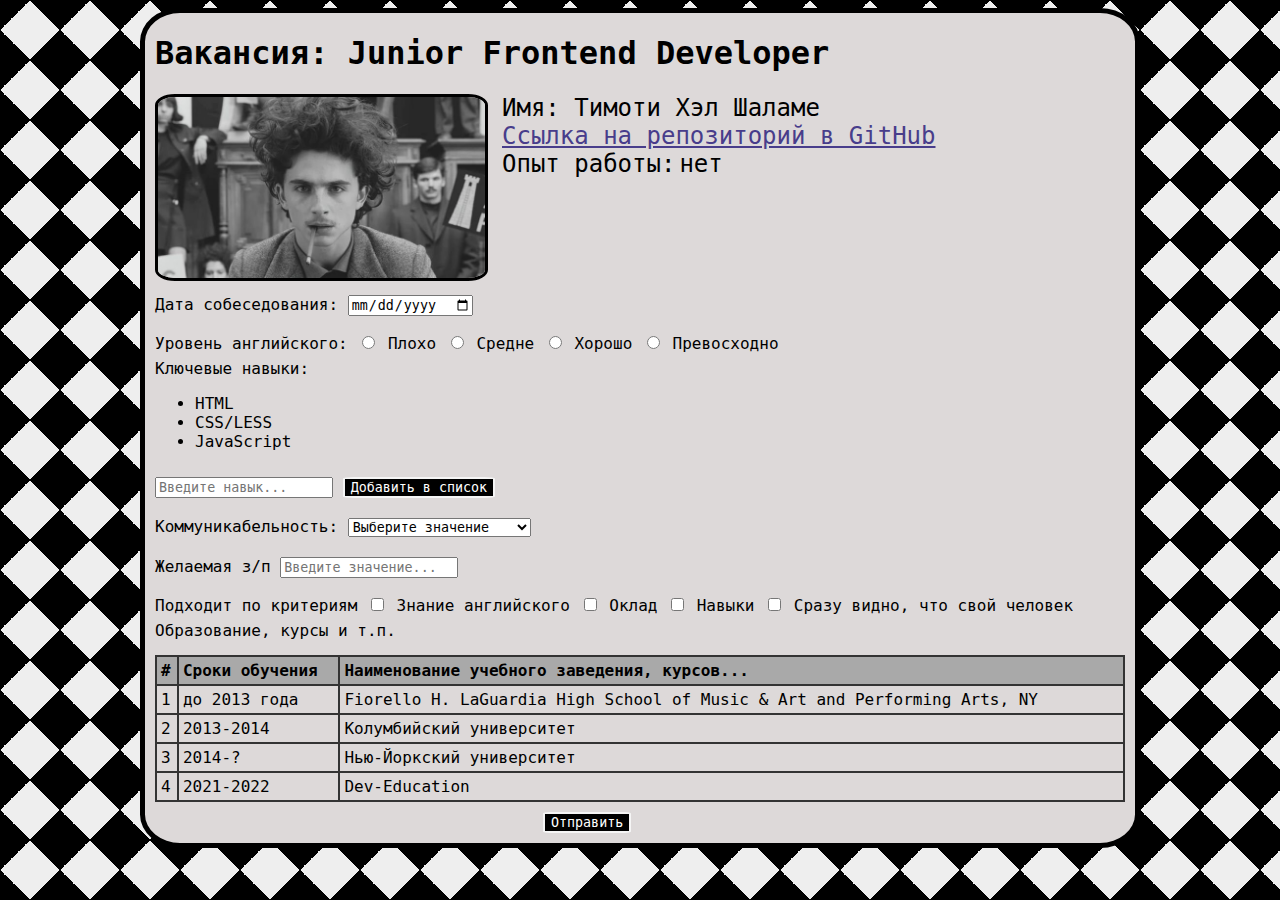
<file: index.html>
<!DOCTYPE html>
<html lang="ru">
<head>
    <meta charset="UTF-8">
    <meta http-equiv="X-UA-Compatible" content="IE=edge">
    <meta name="viewport" content="width=device-width, initial-scale=1.0">
    <title>Резюме</title>
    <link rel="stylesheet" href="./css/main.css">
</head>
<body>
<form>
<div class="conteiner">
    <h1>Вакансия: Junior Frontend Developer</h1>   
    <img src="./images/photo2.jpeg"
        alt="Здесь могло бы быть Ваше фото" width="333" height="187"  >       
    <div class="first-info" >
      <h2>Имя:<h2> <p>Тимоти Хэл Шаламе</p>
        <br>
      <p><a href="https://github.com/Breslavchik.html">Ссылка на репозиторий в GitHub</a></p>
      <br>
      <h2>Опыт работы:</h2>
      <p id="no">нет</p>
    </div>
<div class="all-info">
   <div><h3>Дата собеседования: <input type="date"></h3>
   </div>
   <div><h3>Уровень английского:</h3>
   <label>
    <input type="radio" name="english_level" value="Low">
    <span>Плохо</span>
   </label>
  <label>
    <input type="radio" name="english_level" value="Middle">
    <span>Средне</span>
</label>
<label>
    <input type="radio" name="english_level" value="Good">
    <span>Хорошо</span>
</label>
<label>
    <input type="radio" name="english_level" value="Perfect">
    <span>Превосходно</span>
</label>
</div>
<div>
    <h3>Ключевые навыки:</h3>
    <ul>
        <li>HTML</li>
        <li>CSS/LESS</li>
        <li>JavaScript</li>
      </ul>
      <div>
      <input type="text" name="skill" placeholder="Введите навык...">
      <button>Добавить в список</button>
    </div>
</div>
<div>
    <h3>Коммуникабельность: </h3>
        <select size="1"  name="soft_skill">
            <option autofocus>Выберите значение</option>
            <option value="Cozy">Милашка</option>
            <option value="Introvert">Отшельник</option>
            <option value="Extravert">Молчит только во сне</option>
            <option value="Straightforward">Правдоруб</option>
            <option value="Uncomfortable">Неудобный человек</option>
            <option value="Ideal">Да он идеален!</option>
        </select>
    
</div>
<div>
    <p>Желаемая з/п <input type="number" name="Pay" placeholder="Введите значение..."></p>
</div>
<div>
    <p>Подходит по критериям</p>
    <label>
        <input type="checkbox">
        <span>Знание английского</span>
    </label>
    <label>
        <input type="checkbox">
        <span>Оклад</span>
    </label>
    <label>
        <input type="checkbox">
        <span>Навыки</span>
    </label>
    <label>
        <input type="checkbox">
        <span>Сразу видно, что свой человек</span>
    </label>
</div>
<div>
    <h3>Образование, курсы и т.п.</h3>  
   
    <table>
        <thead >
            <tr>
              <th>#</th>
              <th>Сроки обучения</th>
              <th>Наименование учебного заведения, курсов...</th>
            </tr>
          </thead>
          <tbody>
            <tr>
              <td>1</td>
              <td>до 2013 года</td>
              <td>Fiorello H. LaGuardia High School of Music & Art and Performing Arts, NY</td>
            </tr>
            <tr>
                <td>2</td>
                <td>2013-2014</td>
                <td>Колумбийский университет</td>
            </tr>
            <tr>
                <td>3</td>
                <td>2014-?</td>
                <td>Нью-Йоркский университет</td>
            </tr>
            <tr>
                <td>4</td>
                <td>2021-2022</td>
                <td>Dev-Education</td>
            </tr>
          </tbody>
    </table>
</div>
</div>
<button type="submit">Отправить</button>
</div>
</form>
</body>
</html>
</file>
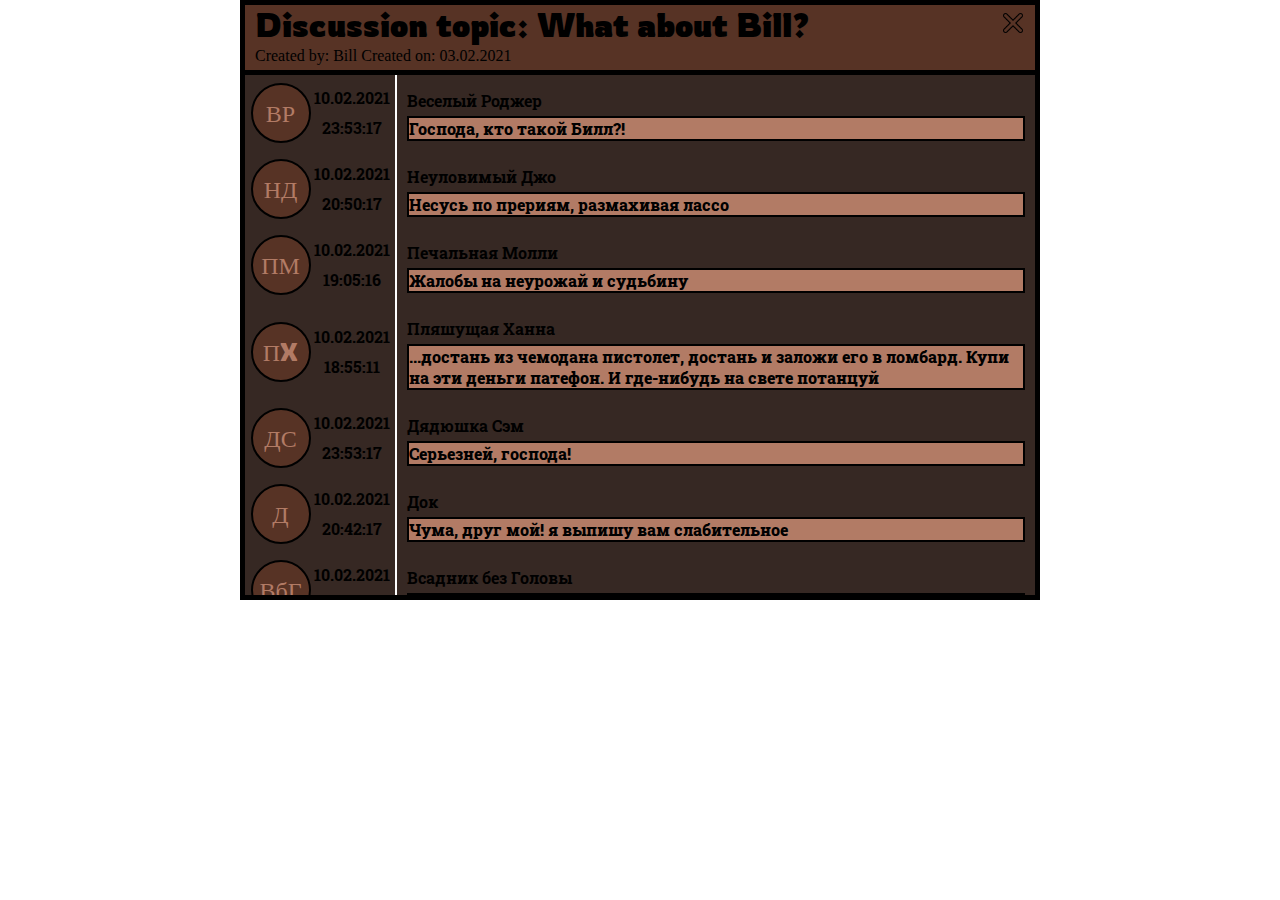
<file: index2.html>
<!DOCTYPE html>
<html lang="en">
<head>
    <meta charset="UTF-8">
    <meta http-equiv="X-UA-Compatible" content="IE=edge">
    <meta name="viewport" content="width=device-width, initial-scale=1.0">
    <title>Chat</title>
    <link rel="preconnect" href="https://fonts.googleapis.com">
<link rel="preconnect" href="https://fonts.gstatic.com" crossorigin>
<link href="https://fonts.googleapis.com/css2?family=Rowdies:wght@300&display=swap" rel="stylesheet">
<link rel="preconnect" href="https://fonts.googleapis.com">
<link rel="preconnect" href="https://fonts.gstatic.com" crossorigin>
<link href="https://fonts.googleapis.com/css2?family=Roboto+Slab:wght@300&display=swap" rel="stylesheet">
    <link rel="stylesheet" href="./css/main2.css">
</head>
<body>
 <div class="header">
   <h1>Discussion topic: What about Bill?</h1>
   <p>Created by: Bill Created on: 03.02.2021</p>
   <img src="./images/cross.png"> 
 </div>
 <div class="common">
   <div class="main-section">
       <div class="message-container">
           <div class="attributes">
               <div class="circle">
                   ВР
                </div>
                <div class="date-time">
                    <div class="time">
                        10.02.2021
                    </div>
                    <div class="date">
                        23:53:17
                    </div>
                </div>
                </div>
                <div class="message-name">
                    <div class="name">
                        Веселый Роджер
                    </div>
                    <div class="message">
                        Господа, кто такой Билл?!
                    </div>
                </div>
       </div>
        <div class="message-container">
            <div class="attributes">
                <div class="circle">
                 НД
                 </div>
                <div class="date-time">
                    <div class="time">
                        10.02.2021
                    </div>
                    <div class="date">
                        20:50:17
                    </div>
                </div>
                </div>
                <div class="message-name">
                    <div class="name">
                    Неуловимый Джо
                    </div>
                <div class="message">
                    Несусь по прериям, размахивая лассо
                </div>
            </div>
        </div>
        <div class="message-container">
                <div class="attributes">
                <div class="circle">
                     ПМ
                </div>
            <div class="date-time">
            <div class="time">
                 10.02.2021
            </div>
            <div class="date">
                 19:05:16
                </div>
            </div>
             </div>
            <div class="message-name">
         <div class="name">
                 Печальная Молли
            </div>
        <div class="message">
             Жалобы на неурожай и судьбину
        </div>
        </div>
        </div>
        <div class="message-container">
             <div class="attributes">
                <div class="circle">
                     ПX
                </div>
                <div class="date-time">
                <div class="time">
                    10.02.2021
                    </div>
                <div class="date">
                    18:55:11
                    </div>
                </div>
                </div>
                <div class="message-name">
                <div class="name">
                Пляшущая Ханна
             </div>
                <div class="message">
                ...достань из чемодана пистолет, достань и заложи его в ломбард. Купи на эти деньги патефон. И где-нибудь на свете потанцуй
                </div>
                </div>
        </div>
        <div class="message-container">
            <div class="attributes">
            <div class="circle">
                    ДС
            </div>
         <div class="date-time">
        <div class="time">
            10.02.2021
        </div>
        <div class="date">
            23:53:17
            </div>
            </div>
            </div>
             <div class="message-name">
                <div class="name">
                     Дядюшка Сэм
                </div>
                 <div class="message">
                     Серьезней, господа!
                 </div>
            </div>
        </div>
        <div class="message-container">
            <div class="attributes">
                <div class="circle">
                 Д
                 </div>
                <div class="date-time">
                    <div class="time">
                        10.02.2021
                    </div>
                    <div class="date">
                        20:42:17
                    </div>
                </div>
                </div>
                <div class="message-name">
                    <div class="name">
                    Док
                    </div>
                <div class="message">
                    Чума, друг мой! я выпишу вам слабительное
                </div>
            </div>
        </div>
        <div class="message-container">
            <div class="attributes">
                <div class="circle">
                 ВбГ
                 </div>
                <div class="date-time">
                    <div class="time">
                        10.02.2021
                    </div>
                    <div class="date">
                        20:40:17
                    </div>
                </div>
                </div>
                <div class="message-name">
                    <div class="name">
                    Всадник без Головы
                    </div>
                <div class="message">
                    Мигрень..
                </div>
            </div>
        </div>
        <div class="message-container">
            <div class="attributes">
                <div class="circle">
                 ПМ
                 </div>
                <div class="date-time">
                    <div class="time">
                        10.02.2021
                    </div>
                    <div class="date">
                        19:00:17
                    </div>
                </div>
                </div>
                <div class="message-name">
                    <div class="name">
                    Печальная Молли
                    </div>
                <div class="message">
                    Всё плохо..и зачем я покинула Англию?!
                </div>
            </div>
        </div>
        <div class="message-container">
            <div class="attributes">
                <div class="circle">
                 НД
                 </div>
                <div class="date-time">
                    <div class="time">
                        10.02.2021
                    </div>
                    <div class="date">
                        17:50:17
                    </div>
                </div>
                </div>
                <div class="message-name">
                    <div class="name">
                    Неуловимый Джо
                    </div>
                <div class="message">
                    Кто такой Билл?! и почему он нас всех знает?
                </div>
            </div>
        </div>
            </div>
        </div>
  
</body>
</html>
</file>
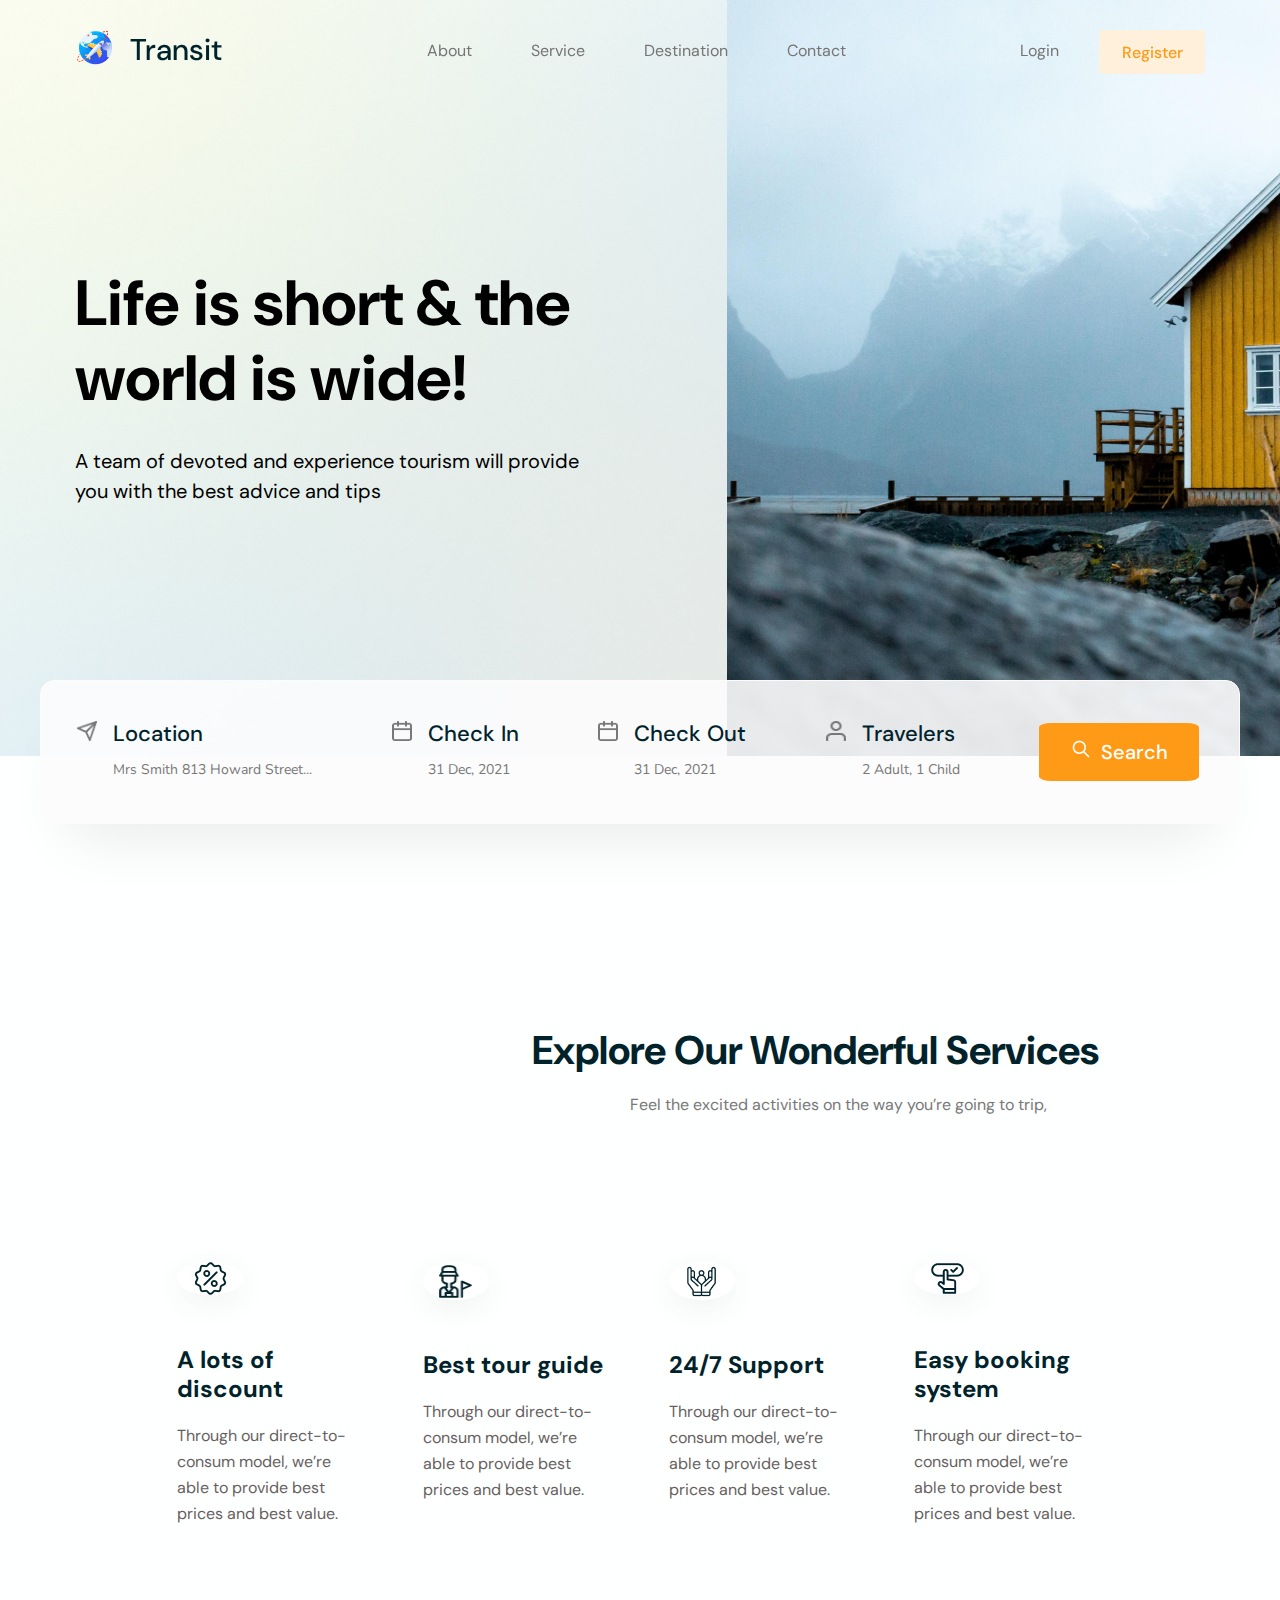
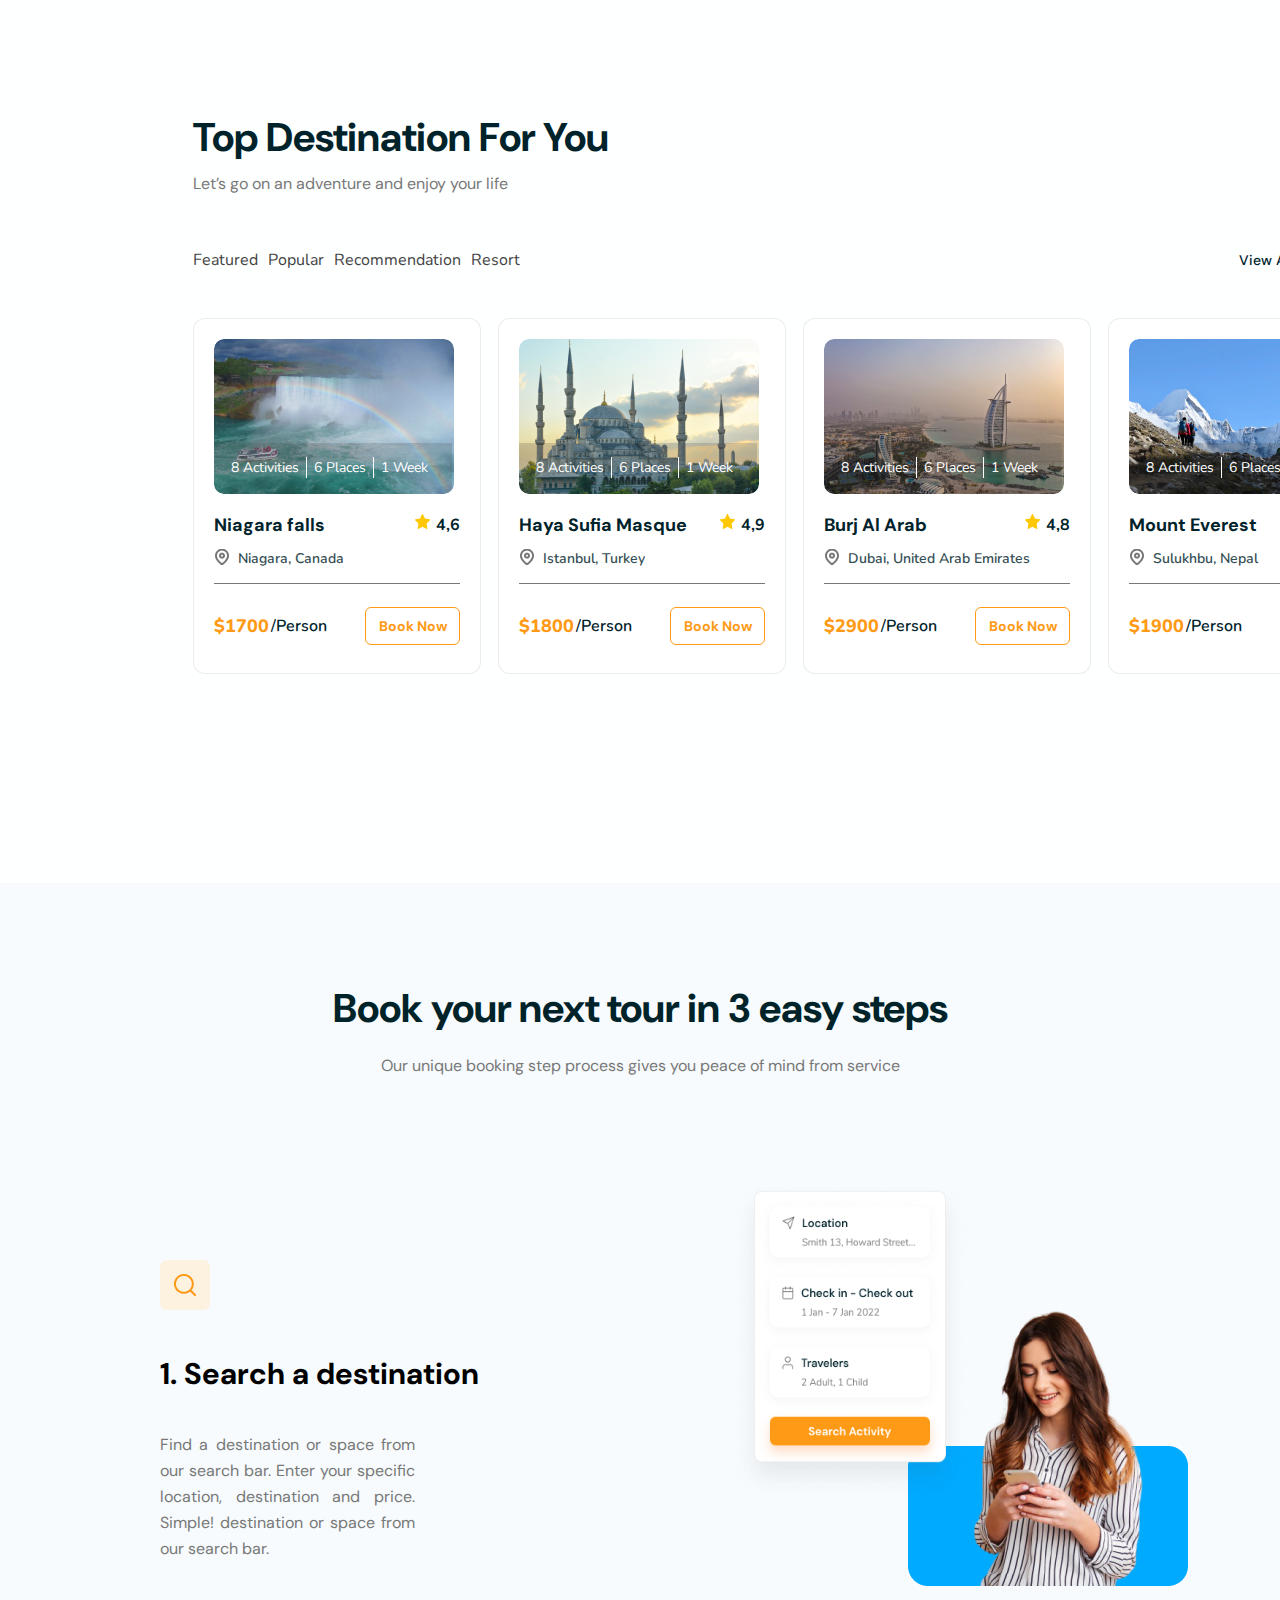
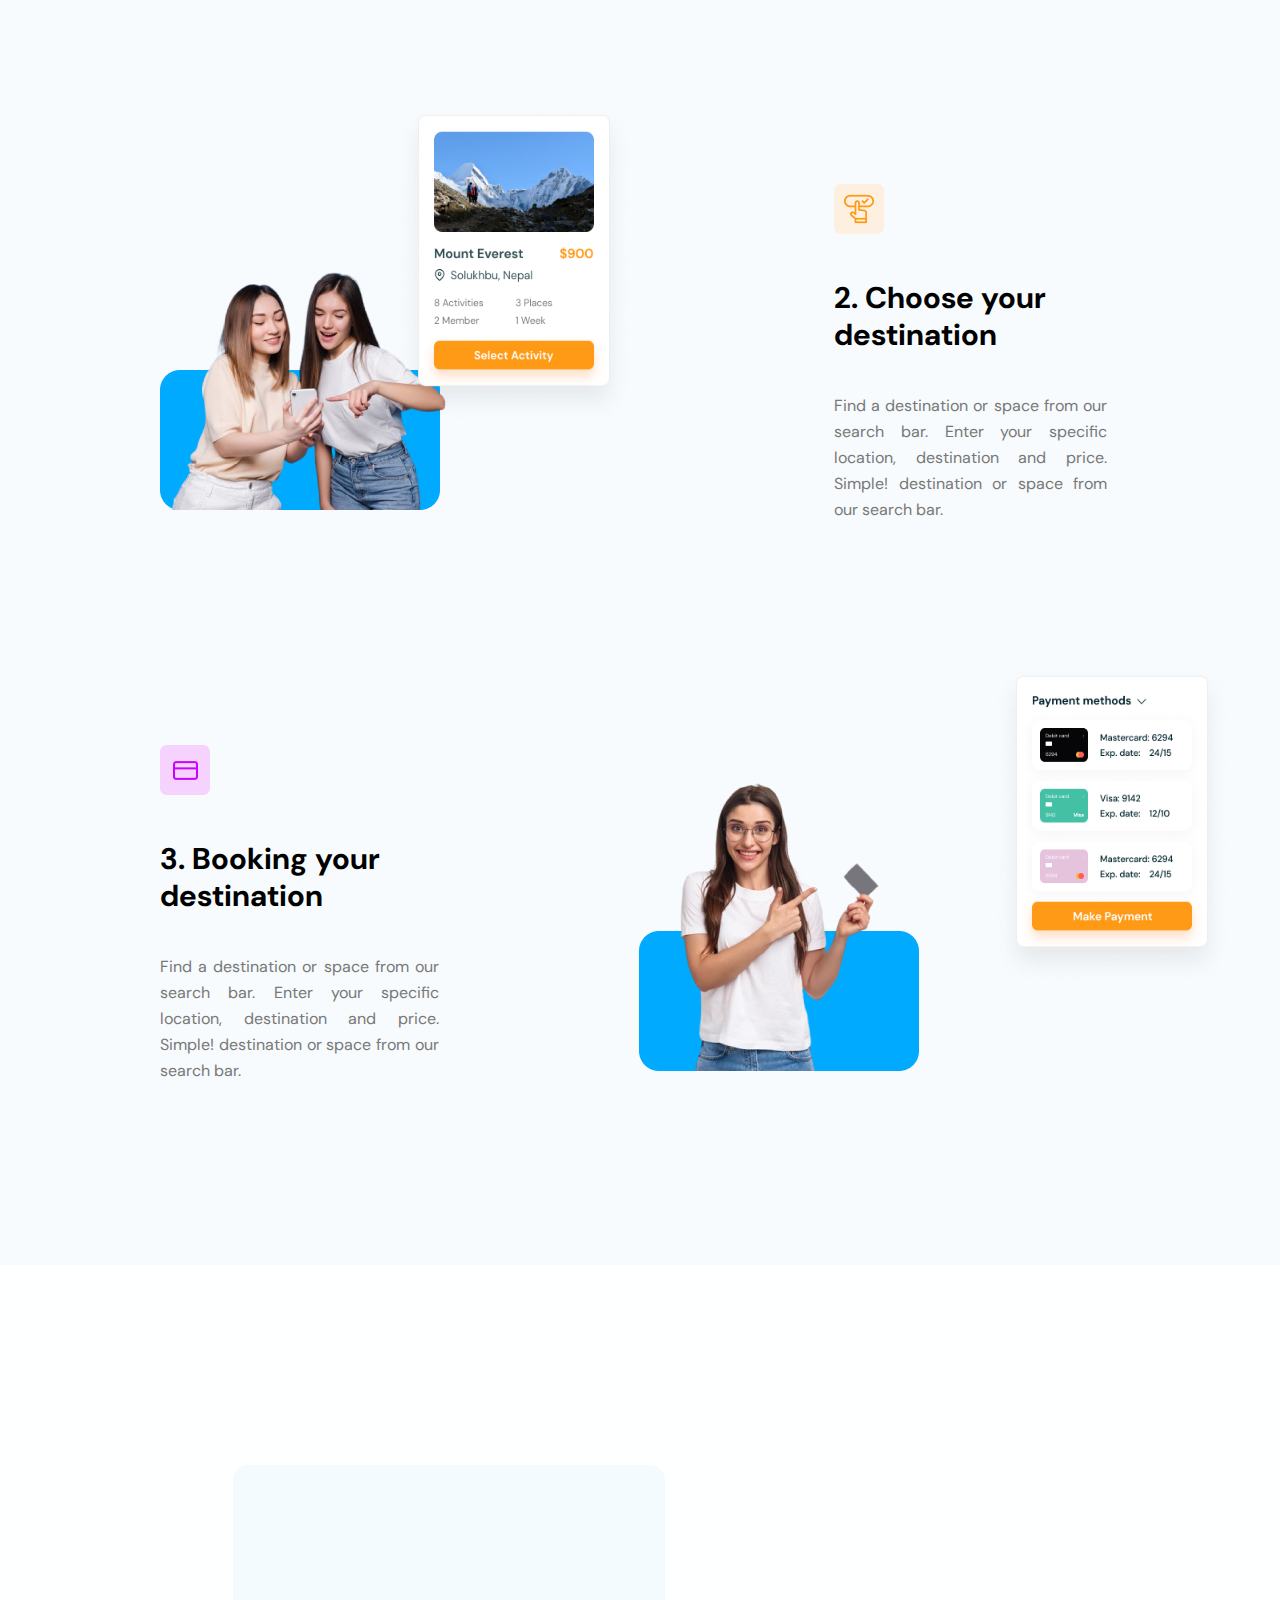
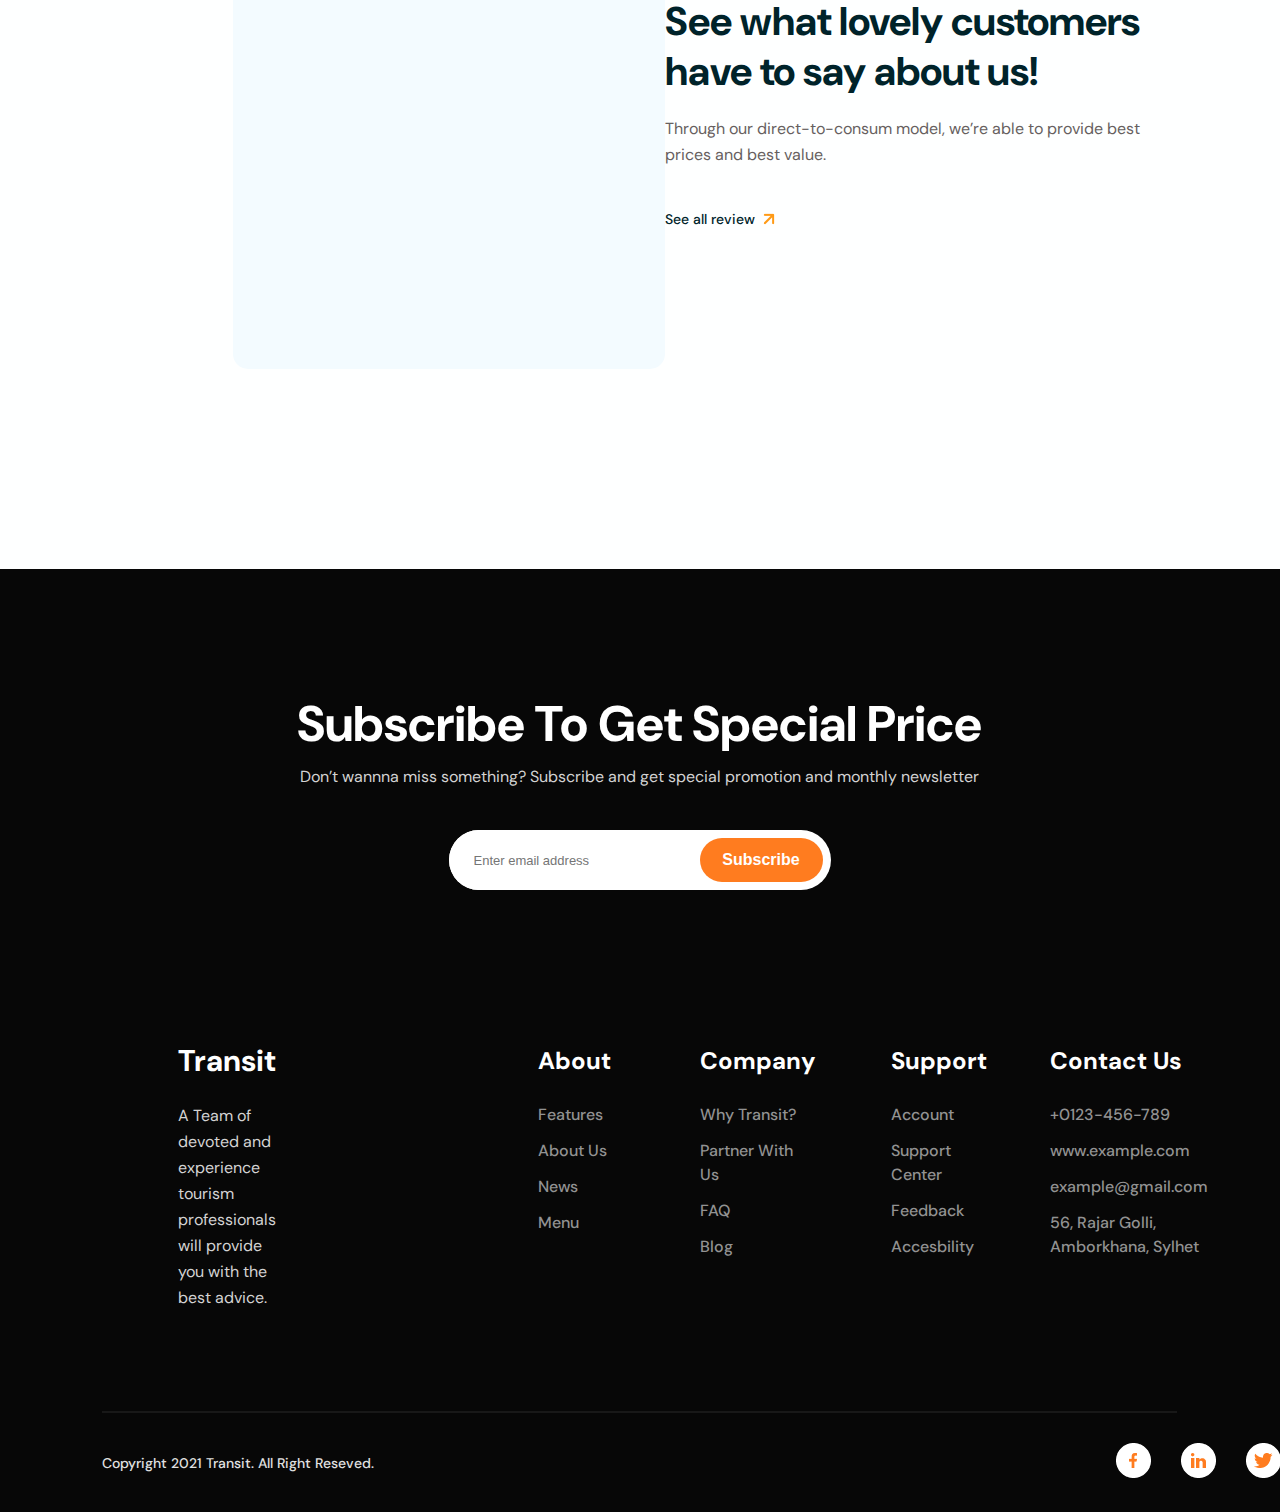
<file: index3.html>
<!DOCTYPE html>
<html lang="en">
<head>
    <meta charset="UTF-8">
    <meta http-equiv="X-UA-Compatible" content="IE=edge">
    <meta name="viewport" content="width=device-width, initial-scale=1.0">
    <title>Travel Landing Page</title>
    <link rel="preconnect" href="https://fonts.googleapis.com">
<link rel="preconnect" href="https://fonts.gstatic.com" crossorigin>
<link href="https://fonts.googleapis.com/css2?family=DM+Sans:wght@400;500;700&display=swap" rel="stylesheet">
<link rel="preconnect" href="https://fonts.googleapis.com">
<link rel="preconnect" href="https://fonts.gstatic.com" crossorigin>
<link href="https://fonts.googleapis.com/css2?family=Nunito:wght@400;600;700;800&display=swap" rel="stylesheet">    
<link rel="stylesheet" href="./css/main3.css">
<link rel="stylesheet" href="./css/hamburgers.css">
</head>
<body>
    <header>
        <div class="container flex-between">
            <!-- <div class="logo flex-container vertical-center"> -->
                <div class="logo">
                <img src="./LandingImages/airplane 1.png" alt="Самолетик">
                Transit
            </div>
            <div class="navigation-panel flex-container vertical-center">
                <nav>
                    <a href="#" class="nav-link center">About</a>
                    <a href="#" class="nav-link center">Service</a>
                    <a href="#" class="nav-link center">Destination</a>
                    <a href="#" class="nav-link center">Contact</a>
                    <a href="#" class="nav-link right">Login</a>
                </nav>
                <button class="register">Register</button>
            </div>
            <button class="hamburger hamburger--arrowalt only-mobile" type="button" onclick="toggleBurger()">
                <span class="hamburger-box">
                  <span class="hamburger-inner"></span>
                </span>
            </button>
        </div>
    </header>
    <div class="hero">
        <!-- <img class="background-image" src="./LandingImages/house1.png" alt="house"> -->
        <div class="hero-conteiner">
            <img class="background-image only-dekstop" src="./LandingImages/house1.png" alt="house">
    <div class="text">
        <h1 class="caption">
            Life is short &  the world is wide!
        </h1>
        <p class="small-text">
            A team of devoted and experience tourism will provide you with the best advice and tips
        </p>
    </div>
    <div class="search-bar">
        <div class="info-link">
            <img src="./LandingImages/location icon1.png" alt="airplane">
            <div class="info-section">
                <div class="section-caption">
                    Location
                </div>
                <div class="section-text">
                    Mrs Smith 813 Howard Street...
                </div>
            </div>
        </div>
        <div class="info-link">
            <img src="./LandingImages/Calender icon.png" alt="calender">
            <div class="info-section">
                <div class="section-caption">
                    Check In
                </div>
                <div class="section-text">
                    31 Dec, 2021
                </div>
            </div>
        </div>
        <div class="info-link">
            <img src="./LandingImages/Calender icon.png" alt="calender">
            <div class="info-section">
                <div class="section-caption">
                    Check Out
                </div>
                <div class="section-text">
                    31 Dec, 2021
                </div>
            </div>
        </div>
        <div class="info-link">
            <img src="./LandingImages/Avatar icon.png" alt="avatar">
            <div class="info-section">
                <div class="section-caption">
                    Travelers
                </div>
                <div class="section-text">
                    2 Adult, 1 Child
                </div>
            </div>
        </div>
        <button class="search">
            <img src="./LandingImages/Button1.png" alt="loupe">Search
        </button>
    </div>
</div>
</div>
<div class="services">
    <div class="services-container">
<div class="services-caption">
    <h2>Explore Our Wonderful Services</h2>
    <p>Feel the excited activities on the way you’re going to trip,</p>
</div>
<div class="services-advantage only-dekstop">
    <div class="advantage">
        <div class="icon">
           <img src="./LandingImages/discount 1.png" alt="procent"> 
        </div>
        <h5>A lots of discount</h5>
        <p>Through our direct-to-consum model, we’re able to provide best prices and best value.</p>
    </div>
    <div class="advantage">
        <div class="icon">
           <img src="./LandingImages/Group.png" alt="Man"> 
        </div>
        <h5>Best tour guide</h5>
        <p>Through our direct-to-consum
            model, we’re able to provide
            best prices and best value.</p>
    </div>
    <div class="advantage">
        <div class="icon">
           <img src="./LandingImages/care 1.png" alt="hands"> 
        </div>
        <h5>24/7 Support</h5>
        <p>Through our direct-to-consum model, we’re able to provide best prices and best value.</p>
    </div>
    <div class="advantage last">
        <div class="icon">
           <img src="./LandingImages/booking 1.png" alt="finger">
        </div>
        <h5>Easy booking system</h5>
        <p>Through our direct-to-consum model, we’re able to provide best prices and best value.</p>
    </div>
</div>
<div class="services-advantage only-mobile">
    <div class="carousel-wrapper">
        <button class="carousel-arrow left" onclick="plusSlides(-1)">
            <img src="./LandingImages/arrow-left.png" alt="Carousel-button">
        </button>
        <button class="carousel-arrow right" onclick="plusSlides(1)">
            <img src="./LandingImages/arrow-left.png" alt="Carousel-button">
        </button>
        <div class="carousel-frame-advantage">
    <div class="advantage">
        <div class="icon">
           <img src="./LandingImages/discount 1.png" alt="procent"> 
        </div>
        <h5>A lots of discount</h5>
        <p>Through our direct-to-consum model, we’re able to provide best prices and best value.</p>
    </div>
    <div class="advantage">
        <div class="icon">
           <img src="./LandingImages/Group.png" alt="Man"> 
        </div>
        <h5>Best tour guide</h5>
        <p>Through our direct-to-consum
            model, we’re able to provide
            best prices and best value.</p>
    </div>
    <div class="advantage">
        <div class="icon">
           <img src="./LandingImages/care 1.png" alt="hands"> 
        </div>
        <h5>24/7 Support</h5>
        <p>Through our direct-to-consum model, we’re able to provide best prices and best value.</p>
    </div>
    <div class="advantage last">
        <div class="icon">
           <img src="./LandingImages/booking 1.png" alt="finger">
        </div>
        <h5>Easy booking system</h5>
        <p>Through our direct-to-consum model, we’re able to provide best prices and best value.</p>
    </div>
</div>
<div class="carousel-switcher">
    <button class="carousel-switch"></button>
    <button class="carousel-switch"></button>
    <button class="carousel-switch"></button>
    <button class="carousel-switch"></button>
</div>
</div>
</div>
</div>
</div>
<div class="destination">
    <div class="destination-container">
    <h2>Top Destination For You</h2>
    <p>Let’s go on an adventure and enjoy your life</p>
    <div class="links">
    <div class="destination-link">
        <a href="#">Featured</a>
        <a href="#">Popular</a>
        <a href="#">Recommendation</a>
        <a href="#">Resort</a>
    </div>
    <a href="#" class="link-onward only-dekstop">
        View All Destination <img src="./LandingImages/arrow-up-right.png">
    </a>
</div>

<div class="places-price only-dekstop">
</div>
<div class="places-price only-mobile">
    <div class="carousel-wrapper">
        <button class="carousel-arrow left" >
            <img src="./LandingImages/arrow-left.png" alt="Carousel-button">
        </button>
        <button class="carousel-arrow right">
            <img src="./LandingImages/arrow-left.png" alt="Carousel-button">
        </button>
        <div class="carousel-frame">
   
</div>
<div class="carousel-switcher">
    <button class="carousel-switch"></button>
    <button class="carousel-switch"></button>
    <button class="carousel-switch"></button>
    <button class="carousel-switch"></button>
</div>
    </div>
    </div>
<a href="#" class="link-onward only-mobile">
    View All Destination <img src="./LandingImages/arrow-up-right.png">
</a>
</div>
</div>
<div class="booking-system">
    <div class="booking-system-container">
    <h2>Book your next tour in 3
        easy steps</h2>
        <p>Our unique booking step process gives you peace of mind from service</p>
<div class="search-destination">
    <img src="./LandingImages/Lupa.png" alt="loupe">
    <h3>1. Search a destination </h3>
    <p>Find a destination or space from our search bar.
        Enter your specific location, destination and price.
        Simple! destination or space from our search bar. </p>
        <img class="activity only-dekstop" src="./LandingImages/Search Activity.png" alt="activity">
        <img class="first-girl only-dekstop" src="./LandingImages/girl1.png" alt="girl">
</div>
<div class="select-destination">
    <img src="./LandingImages/finger.png" alt="finger">
    <h3>2. Choose your destination </h3>
    <p>Find a destination or space from our search bar.
        Enter your specific location, destination and price.
        Simple! destination or space from our search bar. </p>
        <img class="select-activity only-dekstop" src="./LandingImages/Select Activity.png" alt="select">
        <img class="second-girl only-dekstop" src="./LandingImages/girl2.png" alt="girls">
</div> 
<div class="booking-destination">
    <img src="./LandingImages/card.png" alt="card">
    <h3>3. Booking your destination</h3>
    <p>Find a destination or space from our search bar.
        Enter your specific location, destination and price.
        Simple! destination or space from our search bar. </p>
        <img class="payment only-dekstop" src="./LandingImages/Payment method.png" alt="payment">
        <img class="girl-with-card only-dekstop" src="./LandingImages/girl3.png" alt="girl">
</div>
</div>
    </div>
    <div class="testimonial">
        <div class="testimonial-conteiner">
            <a href="#" class="link-onward only-mobile">See all review <img src="./LandingImages/arrow-up-right.png">
            </a>
        <div class="background">
        <!-- <div class="testimonial1 first">
            <div class="photo-name">
               <img class="photo" src="./LandingImages/david.png" alt="david"> 
               <div class="name-location">
                   <div class="name">
                    David Wiese
                   </div>
                   <div class="location">
                       <img class="flag" src="./LandingImages/USAflag.png" alt="flag">
                       <p>United States</p>
                   </div>
               </div>
               <div class="rating">
                <img src="./LandingImages/star.png" alt="star">
                <div>4.5</div>
            </div>
            </div>
            <div class="testimonial-text">
                I was very happy with the service and i got more than what I had expected.
            </div>
        </div>
        <div class="testimonial1 second">
            <div class="photo-name">
                <img class="photo" src="./LandingImages/Suleyman.png" alt="david"> 
                <div class="name-location">
                    <div class="name">
                        Suleyman Shah
                    </div>
                    <div class="location">
                        <img class="flag" src="./LandingImages/TurkeyFlag.png" alt="flag">
                        <p>Turkey</p>
                    </div>
                </div>
                <div class="rating">
                 <img src="./LandingImages/star.png" alt="star">
                 <div>5</div>
             </div>
             </div>
             <div class="testimonial-text">
                 I was very happy with the service and i got more than what I had expected.
             </div>
        </div> -->
    </div>
        <div class="Text-Testimonial only-dekstop">
            <h2>See what lovely customers have to say about us!</h2>
            <p>Through our direct-to-consum model, we’re able to provide best prices and best value.</p>
            <a href="#" class="link-onward">See all review <img src="./LandingImages/arrow-up-right.png">
            </a>
        </div>
        <div class="Text-Testimonial only-mobile">
            <p>Through our direct-to-consum model, we’re able to provide best prices and best value.</p>
            <h2>See what lovely customers have to say about us!</h2>
        </div>
    </div>
    </div>
    <div class="footer">
        <div class="footer-conteiner">
        <div class="newsletter">
            <h3>Subscribe To Get Special Price</h3>
            Don’t  wannna miss something? Subscribe and get special promotion and monthly newsletter
            <div class="email">
            <input type="text" placeholder="Enter email address"> 
            <button type="submit">Subscribe</button>
            </div>
        </div>
        <div class="general-information">
        <div class="transit">
            <h4>Transit</h4>
            <p>A Team of devoted and experience tourism professionals will provide you with the best advice.</p>
        </div>
        <ul class="column-first">
            <h4>About</h4>
            <li><a href="#">Features</a></li>
            <li><a href="#">About Us</a></li>
            <li><a href="#">News</a></li>
            <li><a href="#">Menu</a></li>

        </ul>
        <ul class="column-two">
            <h4>Company</h4>
            <li><a href="#">Why Transit?</a></li>
            <li><a href="#">Partner With Us</a></li>
            <li><a href="#">FAQ</a></li>
            <li><a href="#">Blog</a></li>

        </ul>
        <ul class="column-three">
            <h4>Support</h4>
            <li><a href="#">Account</a></li>
            <li><a href="#">Support Center</a></li>
            <li><a href="#">Feedback</a></li>
            <li><a href="#">Accesbility</a></li>
        </ul>
        <ul>
            <h4>Contact Us</h4>
            <li><a href="#">+0123-456-789</a></li>
            <li><a href="#">www.example.com</a></li>
            <li><a href="#">example@gmail.com</a></li>
            <li><a href="#">56, Rajar Golli, Amborkhana, Sylhet</a></li>
        </ul>
    </div>
    <div class="footer-social">
        <p>Copyright 2021 Transit. All Right Reseved.</p>
        <div class="icons">
            <a  href="#" ><img src="./css/fb.png" alt="fb"></a>
                <a href="#"><img src="./LandingImages/in.png" alt="in"></a>
                <a href="#"><img src="./LandingImages/twitter.png" alt="tw"></a>
                <a href="#"><img src="./LandingImages/insta.png" alt="insta"></a>
            </div>
        </div>
</div>
</div>
<script src="./js/common-stuff.js"></script>
</body>
</html>
</file>
<file: css/main.css>
*{
    box-sizing: border-box;
}

body {
    background-color: #eee;
background-image: linear-gradient(45deg, black 25%, transparent 25%, transparent 75%, black 75%, black),
linear-gradient(-45deg, black 25%, transparent 25%, transparent 75%, black 75%, black);
background-size: 60px 60px;
}

form {
    margin: auto;
    border: 5px solid black;
    border-radius: 4%;
    background-color: rgb(221, 217, 217);
    max-width: 1000px;
}

.conteiner {
    margin-bottom: 10px;
    margin-top: 10px;
    margin-right: 10px;
    margin-left: 10px;
}

img {  
border: 3px solid black;
border-radius: 6%;
}

img:hover {
transition: 10s;
transform: rotate(720deg);
}

h1 {
    font-family: 'Ubuntu Mono', monospace;
    font-weight: 900;
    font-size:2em ;
}

h2 {
    font-family: 'Ubuntu Mono', monospace;
    font-weight: 300;
    font-size:1.5em ;
    display: inline;
    margin-top: 3px;
    margin-bottom: 3px;
}

.all-info {
    font-family: 'PT Mono', monospace;
    font-weight: 150;
    display: inline;
    font-size: 1em;
}

h3 { 
    font-family: 'PT Mono', monospace;
    font-weight: 250;
    display: inline;
    font-size: 1em;
    margin-top: 10px;
    margin-bottom: 10px;
}

p {
    font-family: 'PT Mono', monospace;
    font-weight: 150;
    display: inline;
    font-size: 1em;
}

a {
    color: darkslateblue;
}

.first-info p { 
    font-family: 'PT Mono', monospace;
    font-weight: 150;
    display: inline;
    font-size: 1em;
}

#no {
    font-family: 'PT Mono', monospace;
    font-weight: 150;
    display: inline;
    font-size: 1.5em;
}

.first-info {
    height: 100px;
    width: 50%;
    margin-left: 10px;   
    display: inline-block;
    vertical-align: top;
}

select,
input
{
    font-family: 'PT Mono', monospace;
    font-weight: 150;
    margin-top: 10px;
    margin-bottom: 10px;    
}

button {
    font-family: 'PT Mono', monospace;
    background-color: black;
    color:white;
    border: whitesmoke solid 2px;
    border-radius: 7%;
}

button:hover {
box-shadow:  5px 5px  darkgoldenrod;
}

button[type="submit"] {
    margin-left: 40%;
    margin-right: 60%;     
}

table {
    margin-top: 15px;
    margin-bottom: 10px;
    border-collapse: collapse;
        width: 100%;
        border-spacing: 0;
}

td,
th {
    border: 2px solid #333;
    padding: 4px; 
    text-align: left;
}

th {
    background-color: darkgrey;
}

tr:hover td {
background-color: darkslateblue;
}
</file>
<file: css/main2.css>
*{
    box-sizing: border-box;
}

body {
height: 600px;
width: 800px;
margin: auto;
border: 5px solid black;
}

.common {
    overflow: auto;
    height: 520px;
    background-color: #362823;
}


h1 {
    margin-bottom: 0;
    margin-top: 0;
    margin-left: 10px;
    font-family: 'Rowdies', cursive;
}

p {
    margin-top: 2px;
    margin-bottom: 1px;
    margin-left: 10px;
}

.header {
    height: 70px;
    border-bottom: 5px solid black;
    margin: 0;
    position: relative;
    background-color: #573325;
}

img {
    position: absolute;
    width: 20px;
    top: 8px;
    right: 12px;
 }


 .main-section {
     /* display: flex;
     flex-flow: row wrap; */
     background-color: #362823;
 }

.message-container {
    display: flex;
    /* width: 100%; */
    align-items: center;
}

.attributes {
    display: flex;
    width: 150px;
    /* margin: 10px; */
    justify-content: center;
    text-align: center;
    flex: 0 0 150px; 
}
.circle {
    border: 2px solid black;
    border-radius: 50%;
    width: 60px;
    height: 60px;
    /* align-items: stretch; */
    background-color: #573325;
    color: #B27B65;
    font-size: 24px;
    font-style: bold;
    font-family: 'Rowdies', cursive;
    line-height: 56px;
    margin-right: 3px;
}

.date-time {
    font-family: 'Roboto Slab', serif;
    font-weight: 700;
    line-height: 30px;
}

.message-name {
    width: 100%;
    padding: 10px;
    background-color: #362823;
    text-align: left;
    border-left: 2px solid white;
    flex-grow: 1;
}

.message {
    border: 2px solid black;
    /* word-break: break-all; */
    background-color: #B27B65;
    font-family: 'Roboto Slab', serif;
    font-weight: 800;
    color: black;
    min-width: 250px;
}

.name {
    margin: 5px;
    margin-left: 0;
    font-family: 'Roboto Slab', serif;
    font-weight: 700;
}
</file>
<file: css/main3.css>
.container {
  z-index: 1;
  max-width: 1395px;
  font-family: 'DM Sans', sans-serif;
}

.flex-between {
  display: -webkit-box;
  display: -ms-flexbox;
  display: flex;
  -webkit-box-pack: justify;
      -ms-flex-pack: justify;
          justify-content: space-between;
  padding: 30px 75px 20px 77px;
  margin: 0 auto 0 auto;
}

.flex-container {
  display: -webkit-box;
  display: -ms-flexbox;
  display: flex;
}

.flex-container.vertical-center {
  -webkit-box-align: center;
      -ms-flex-align: center;
          align-items: center;
}

nav {
  display: -webkit-box;
  display: -ms-flexbox;
  display: flex;
  -webkit-box-align: center;
      -ms-flex-align: center;
          align-items: center;
}

.logo {
  display: -webkit-box;
  display: -ms-flexbox;
  display: flex;
  font-size: 30px;
  font-weight: 500;
  color: #00232B;
}

.logo img {
  margin-right: 18px;
  width: 35px;
  height: 35px;
}

.nav-link {
  font-size: 16px;
  line-height: 16px;
  font-weight: 400;
  color: #757575;
  text-decoration: none;
  padding-top: 10px;
  padding-bottom: 10px;
  border-bottom: 2px solid #ffffff00;
}

.nav-link.center {
  margin-right: 59px;
}

.nav-link.right {
  margin-left: 115px;
  margin-right: 40px;
}

.nav-link:hover {
  border-bottom: 2px solid #FF9A16;
  color: #FF9A16;
}

.register {
  width: 106px;
  height: 44px;
  font-family: 'DM Sans', sans-serif;
  font-weight: 500;
  font-size: 16px;
  color: #FF9A16;
  background-color: #FFF0DB;
  border-radius: 6%;
  border: 0;
  cursor: pointer;
}

.register:hover {
  background-color: #FF9A16;
  color: #FFFFFF;
}

@media (max-width: 900px) {
  .container {
    z-index: 3;
    max-width: 900px;
  }
  .navigation-panel {
    display: -webkit-box;
    display: -ms-flexbox;
    display: flex;
    -webkit-box-align: center;
        -ms-flex-align: center;
            align-items: center;
    -webkit-box-orient: vertical;
    -webkit-box-direction: normal;
        -ms-flex-direction: column;
            flex-direction: column;
    max-width: 100px;
    margin: 0 auto;
    text-align: center;
    position: absolute;
    right: 0;
    top: 89px;
    -webkit-transform: translateY(-150%);
            transform: translateY(-150%);
    transition: transform 0.5s ease-in-out, -webkit-transform 0.1s cubic-bezier(0.4, 0, 0.19, 0.99);
  }
  .navigation-panel.is-visible {
    -webkit-transform: translateY(0);
            transform: translateY(0);
  }
  nav {
    -webkit-box-orient: vertical;
    -webkit-box-direction: normal;
        -ms-flex-direction: column;
            flex-direction: column;
    max-width: 100px;
    margin: 0 auto;
  }
  .nav-link {
    margin: 0 auto;
  }
  .nav-link.center {
    margin: 0 auto;
  }
  .nav-link.right {
    margin: 0 auto;
  }
  .container {
    padding: 30px 25px 20px 10px;
    margin: 0 auto 0 auto;
  }
}

* {
  -webkit-box-sizing: border-box;
          box-sizing: border-box;
}

body {
  background-color: #FEFFFF;
  margin: auto;
  font-family: 'DM Sans', sans-serif;
}

header {
  position: fixed;
  top: 0;
  left: 0;
  right: 0;
  width: 100vw;
  margin: 0;
  z-index: 3;
}

header.altered {
  background-color: #b2c2f79a;
}

.hero {
  margin: 0;
  padding: 0;
  background-color: #FEFFFF;
  position: relative;
  background-image: url("../LandingImages/gradient color.png");
  background-repeat: no-repeat;
  background-size: cover;
}

.hero-conteiner {
  margin: 0 auto 0 auto;
  padding: 100px 0 0 0;
  max-width: 1395px;
  height: 756px;
  position: relative;
}

.hero-conteiner .background-image {
  position: absolute;
  bottom: 0;
  left: 727px;
  height: 756px;
  z-index: 1;
  opacity: 1;
  -o-object-fit: cover;
     object-fit: cover;
}

.text {
  padding: 166px 41px 260px 75px;
  text-align: left;
  width: 725px;
}

.caption {
  margin: 0 0 30px 0;
  font-weight: 700;
  font-size: 64px;
  line-height: 75px;
}

.small-text {
  font-weight: 400;
  font-size: 20px;
  margin: 30px 94px 0 0;
  line-height: 30px;
}

.search-bar {
  position: absolute;
  z-index: 2;
  background-color: rgba(252, 252, 253, 0.9);
  width: 1200px;
  bottom: -68px;
  left: 50%;
  -webkit-transform: translateX(-50%);
          transform: translateX(-50%);
  border: 1px solid #FCFCFD;
  border-radius: 14px;
  display: -webkit-box;
  display: -ms-flexbox;
  display: flex;
  -webkit-box-align: center;
      -ms-flex-align: center;
          align-items: center;
  -webkit-box-pack: justify;
      -ms-flex-pack: justify;
          justify-content: space-between;
  padding: 40px 40px 40px 36px;
  -webkit-box-shadow: 0px 40px 64px -32px rgba(15, 15, 15, 0.1);
          box-shadow: 0px 40px 64px -32px rgba(15, 15, 15, 0.1);
}

.info-link {
  display: -webkit-box;
  display: -ms-flexbox;
  display: flex;
}

.info-link img {
  height: 20px;
  width: 36px;
  padding-right: 16px;
}

.info-section {
  display: -webkit-box;
  display: -ms-flexbox;
  display: flex;
  -webkit-box-orient: vertical;
  -webkit-box-direction: normal;
      -ms-flex-direction: column;
          flex-direction: column;
  -ms-flex-line-pack: justify;
      align-content: space-between;
}

.section-text {
  font-family: Nunito;
  font-style: normal;
  font-weight: normal;
  font-size: 14px;
  line-height: 26px;
  margin-top: 10px;
  color: #787878;
}

.section-caption {
  font-family: DM Sans;
  font-style: normal;
  font-weight: 500;
  font-size: 22px;
  line-height: 26px;
  color: #00232B;
}

.search {
  height: 58px;
  width: 160px;
  background-color: #FF9A16;
  border: 0;
  border-radius: 8%;
  font-family: DM Sans;
  font-style: normal;
  font-weight: 500;
  font-size: 20px;
  line-height: 26px;
  text-align: center;
  color: #FFFFFF;
  cursor: pointer;
}

.search img {
  height: 20px;
  width: 20px;
  margin-right: 10px;
}

.search:hover {
  -webkit-box-shadow: 0px 8px 30px rgba(68, 68, 68, 0.404);
          box-shadow: 0px 8px 30px rgba(68, 68, 68, 0.404);
}

.services-container {
  margin: 0 auto 0 auto;
  padding: 200px 150px 0 147px;
  max-width: 1600px;
}

.services-caption {
  font-family: DM Sans;
  padding: 68px 0 98px 385px;
}

.services-caption h2 {
  font-style: normal;
  font-weight: bold;
  font-size: 40px;
  line-height: 52px;
  color: #00232B;
  margin: 0 0 10px 0;
}

.services-caption p {
  padding: 0 0 0 98px;
  font-style: normal;
  font-weight: normal;
  font-size: 16px;
  line-height: 26px;
  color: #787878;
}

.services-advantage {
  display: -webkit-box;
  display: -ms-flexbox;
  display: flex;
  -webkit-box-pack: justify;
      -ms-flex-pack: justify;
          justify-content: space-between;
  -ms-flex-line-pack: center;
      align-content: center;
}

.advantage {
  display: -webkit-box;
  display: -ms-flexbox;
  display: flex;
  -webkit-box-orient: vertical;
  -webkit-box-direction: normal;
      -ms-flex-direction: column;
          flex-direction: column;
  font-family: DM Sans;
  font-style: normal;
  height: 301px;
  max-width: 304px;
  padding: 30px;
  cursor: pointer;
}

.advantage h5 {
  margin-top: 50px;
  margin-bottom: 20px;
  font-weight: bold;
  font-size: 24px;
  line-height: 29px;
  color: #00232B;
  display: block;
}

.advantage p {
  margin: 0;
  font-weight: normal;
  font-size: 16px;
  line-height: 26px;
  color: #675F5F;
}

.advantage.last {
  margin-right: 0;
}

.icon {
  border-radius: 50%;
  margin-bottom: 0px;
  width: 66px;
  height: 66px;
  background: #FFFFFF;
  -webkit-box-shadow: 0px 8px 30px rgba(68, 68, 68, 0.07);
          box-shadow: 0px 8px 30px rgba(68, 68, 68, 0.07);
  display: -webkit-box;
  display: -ms-flexbox;
  display: flex;
  -webkit-box-pack: center;
      -ms-flex-pack: center;
          justify-content: center;
  -webkit-box-align: center;
      -ms-flex-align: center;
          align-items: center;
}

.icon img {
  width: 33px;
  height: 33px;
}

.advantage:hover {
  background: #FFFFFF;
  -webkit-box-shadow: 0px 14px 30px rgba(68, 68, 68, 0.1);
          box-shadow: 0px 14px 30px rgba(68, 68, 68, 0.1);
  border-radius: 10px;
}

.advantage:hover .icon {
  -webkit-box-shadow: 0px 8px 30px rgba(255, 154, 22, 0.07);
          box-shadow: 0px 8px 30px rgba(255, 154, 22, 0.07);
  background: #FF9A16;
}

.destination-container {
  margin: 0 auto 0 auto;
  padding: 178px 196px 209px 193px;
  font-family: DM Sans;
  font-style: normal;
  width: 1592px;
}

.destination-container h2 {
  font-weight: bold;
  font-size: 40px;
  line-height: 52px;
  color: #00232B;
  margin: 0;
  margin-bottom: 10px;
}

.destination-container p {
  font-weight: normal;
  font-size: 16px;
  line-height: 21px;
  color: #787878;
  margin: 0;
}

.links {
  display: -webkit-box;
  display: -ms-flexbox;
  display: flex;
  padding-top: 55px;
  -webkit-box-pack: justify;
      -ms-flex-pack: justify;
          justify-content: space-between;
}

.link-onward {
  text-decoration: none;
  padding-bottom: 6px;
  border-bottom: 1px solid white;
  font-family: DM Sans;
  font-style: normal;
  font-weight: 500;
  font-size: 14px;
  line-height: auto;
  text-align: left;
  color: #00232B;
}

.link-onward img {
  vertical-align: bottom;
  width: 20px;
  height: 20px;
}

.link-onward:hover {
  border-bottom: 1px solid #444444;
  font-weight: bold;
}

.destination-link {
  margin: 0;
  display: -webkit-box;
  display: -ms-flexbox;
  display: flex;
  -webkit-box-pack: justify;
      -ms-flex-pack: justify;
          justify-content: space-between;
}

.destination-link a {
  text-decoration: none;
  font-family: Nunito;
  font-style: normal;
  font-weight: normal;
  font-size: 16px;
  line-height: 22px;
  color: #444444;
  padding-right: 10px;
  padding-bottom: 6px;
  border-bottom: 1px solid white;
}

.destination-link a:hover {
  border-bottom: 1px solid #FF9A16;
  color: #FF9A16;
  font-weight: bold;
}

.destination-link a:active {
  border-bottom: 1px solid #FF9A16;
  color: #FF9A16;
  font-weight: bold;
}

.places-price {
  display: -webkit-box;
  display: -ms-flexbox;
  display: flex;
  margin-top: 40px;
  -webkit-box-pack: justify;
      -ms-flex-pack: justify;
          justify-content: space-between;
}

.place {
  padding: 20px;
  display: -webkit-box;
  display: -ms-flexbox;
  display: flex;
  -webkit-box-orient: vertical;
  -webkit-box-direction: normal;
      -ms-flex-direction: column;
          flex-direction: column;
  background: #FFFFFF;
  border: 1px solid rgba(68, 68, 68, 0.1);
  border-radius: 12px;
  cursor: pointer;
}

.photo {
  padding-bottom: 20px;
  width: 240px;
  height: 155px;
  position: relative;
}

.photo img {
  width: 240px;
  height: 155px;
  border-radius: 10px;
  z-index: 0;
}

.infos-shadow {
  position: absolute;
  top: 104px;
  height: 51px;
  width: 238px;
  background-color: #444444;
  opacity: 0.2;
  border-radius: 0px 0px 10px 10px;
}

.infos-words {
  position: absolute;
  opacity: 1;
  display: -webkit-box;
  display: -ms-flexbox;
  display: flex;
  bottom: 16px;
  padding-left: 17px;
  padding-right: 18px;
  font-family: Nunito;
  font-style: normal;
  font-weight: 600;
  font-size: 14px;
  color: #FFFFFF;
}

#infos-middle {
  border: 0;
  color: #FFFFFF;
  border-left: 1px solid #FFFFFF;
  border-right: 1px solid #FFFFFF;
  padding-left: 7px;
  padding-right: 7px;
  font-size: 14px;
}

#infos-first {
  padding-right: 7px;
  color: #FFFFFF;
  font-size: 14px;
}

#infos-last {
  padding-left: 7px;
  color: #FFFFFF;
  font-size: 14px;
}

.place-name-reiting {
  display: -webkit-box;
  display: -ms-flexbox;
  display: flex;
  -webkit-box-pack: justify;
      -ms-flex-pack: justify;
          justify-content: space-between;
  padding-top: 20px;
}

.place-name-reiting h6 {
  margin: 0;
  font-family: DM Sans;
  font-style: normal;
  font-weight: bold;
  font-size: 18px;
  line-height: 23px;
  color: #00232B;
}

.place-name-reiting .star {
  display: -webkit-box;
  display: -ms-flexbox;
  display: flex;
  padding-left: 12px;
}

.place-name-reiting .star img {
  margin-right: 6px;
  width: 15px;
  height: 15px;
}

.place-name-reiting .star p {
  font-family: Nunito;
  font-style: normal;
  font-weight: bold;
  font-size: 16px;
  line-height: 22px;
  color: #00232B;
}

.geo-location {
  display: -webkit-box;
  display: -ms-flexbox;
  display: flex;
  padding: 12px 0 15px 0;
  margin: 0;
  border-bottom: 1px solid #787878;
}

.geo-location img {
  height: 16px;
  width: 16px;
  margin-right: 8px;
}

.geo-location p {
  font-family: Nunito;
  font-style: normal;
  font-weight: 600;
  font-size: 14px;
  line-height: 19px;
  color: #00232B;
  opacity: 0.8;
}

.price-book {
  display: -webkit-box;
  display: -ms-flexbox;
  display: flex;
  padding: 23px 0 8px 0;
  -webkit-box-align: center;
      -ms-flex-align: center;
          align-items: center;
}

.price-book p {
  font-family: Nunito;
  font-style: normal;
  font-weight: 600;
  font-size: 16px;
  line-height: 25px;
  color: #00232B;
}

.price-book .price {
  font-family: Nunito;
  font-style: normal;
  font-weight: 800;
  font-size: 18px;
  line-height: 25px;
  color: #FF9A16;
  margin-right: 2px;
}

.price-book button {
  margin-left: 38px;
  width: 95px;
  height: 38px;
  border: 1px solid #FF9A16;
  border-radius: 6px;
  background-color: #FFFFFF;
  font-family: DM Sans;
  font-style: normal;
  font-weight: bold;
  font-size: 14px;
  line-height: 18px;
  color: #FF9A16;
}

.place:hover {
  -webkit-box-shadow: 0px 14px 30px rgba(68, 68, 68, 0.1);
          box-shadow: 0px 14px 30px rgba(68, 68, 68, 0.1);
  border-radius: 12px;
}

.price-book button:hover {
  background: #FF9A16;
  color: #FFFFFF;
}

.booking-system {
  background-color: #F7FBFD;
  font-family: DM Sans;
  font-style: normal;
}

.booking-system-container {
  margin: 0 auto 0 auto;
  padding: 100px  0 0 0;
  max-width: 1395px;
}

.booking-system-container h2 {
  margin: 0 auto 20px auto;
  padding: 0;
  font-weight: bold;
  font-size: 40px;
  line-height: 50px;
  text-align: center;
  color: #00232A;
}

.booking-system-container p {
  margin: 0 auto o auto;
  font-weight: normal;
  font-size: 16px;
  line-height: 26px;
  text-align: center;
  color: #787878;
}

.search-destination {
  margin: 100px 136px 35px 160px;
  position: relative;
  font-family: DM Sans;
  font-style: normal;
}

.search-destination img {
  margin-top: 81px;
  height: 50px;
  width: 50px;
}

.search-destination h3 {
  margin: 40px 0 40px 0;
  font-weight: bold;
  font-size: 30px;
  line-height: 37px;
  color: #000000;
}

.search-destination p {
  margin: 0;
  padding: 0 729px 71px 0;
  font-weight: normal;
  font-size: 16px;
  line-height: 26px;
  color: #787878;
  text-align: justify;
}

.search-destination .activity {
  margin: 0;
  position: absolute;
  height: 322px;
  width: 240px;
  left: 570px;
  top: 0px;
  z-index: 1;
}

.search-destination .first-girl {
  margin: 0;
  position: absolute;
  height: 290px;
  width: 447px;
  left: 652px;
  top: 117px;
  z-index: 0;
}

.select-destination {
  margin: 70px 173px 35px 122px;
  position: relative;
  font-family: DM Sans;
  font-style: normal;
}

.select-destination img {
  margin-top: 81px;
  margin-left: 712px;
  height: 50px;
  width: 50px;
}

.select-destination h3 {
  margin: 0;
  margin-top: 40px;
  margin-left: 712px;
  margin-bottom: 40px;
  font-weight: bold;
  font-size: 30px;
  line-height: 37px;
  color: #000000;
}

.select-destination p {
  margin: 0;
  padding: 0 0 71px 712px;
  font-weight: normal;
  font-size: 16px;
  line-height: 26px;
  color: #787878;
  text-align: justify;
}

.select-destination .select-activity {
  margin: 0;
  position: absolute;
  height: 322px;
  width: 240px;
  left: 272px;
  top: 0px;
  z-index: 1;
}

.select-destination .second-girl {
  height: 276px;
  width: 413px;
  margin: 0;
  position: absolute;
  left: 0px;
  top: 131px;
  z-index: 0;
}

.booking-destination {
  margin: 70px 163px 0 160px;
  padding-bottom: 100px;
  position: relative;
  font-family: DM Sans;
  font-style: normal;
}

.booking-destination img {
  margin-top: 81px;
  margin-left: 0px;
  height: 50px;
  width: 50px;
}

.booking-destination h3 {
  margin: 0;
  margin-top: 40px;
  margin-right: 678px;
  margin-bottom: 40px;
  font-weight: bold;
  font-size: 30px;
  line-height: 37px;
  color: #000000;
}

.booking-destination p {
  margin: 0;
  padding: 0 678px 81px 0;
  font-weight: normal;
  font-size: 16px;
  line-height: 26px;
  color: #787878;
  text-align: justify;
}

.booking-destination .payment {
  margin: 0;
  position: absolute;
  height: 322px;
  width: 240px;
  left: 832px;
  top: 0px;
  z-index: 1;
}

.booking-destination .girl-with-card {
  height: 300px;
  width: 449px;
  margin: 0;
  position: absolute;
  right: 126px;
  top: 107px;
  z-index: 0;
}

.testimonial-conteiner {
  margin: 0 auto 0 auto;
  padding: 200px 133px 200px 133px;
  display: -webkit-box;
  display: -ms-flexbox;
  display: flex;
  -webkit-box-pack: justify;
      -ms-flex-pack: justify;
          justify-content: space-between;
  max-width: 1600px;
}

.testimonial-conteiner .background {
  position: relative;
  margin-left: 100px;
  height: 504px;
  width: 465px;
  background-color: #F3FBFF;
  border-radius: 15px;
  z-index: 0;
}

.testimonial1 {
  top: 50px;
  left: -100px;
  position: absolute;
  width: 420px;
  height: 182px;
  z-index: 1;
  border-radius: 15px;
  background: #FFFFFF;
  -webkit-box-shadow: 0px 8px 40px rgba(148, 148, 148, 0.15);
          box-shadow: 0px 8px 40px rgba(148, 148, 148, 0.15);
}

.testimonial1 .name-location {
  padding-left: 20px;
}

.testimonial1 .photo-name {
  display: -webkit-box;
  display: -ms-flexbox;
  display: flex;
  margin: 30px 113px 15px 30px;
  font-family: DM Sans;
  font-style: normal;
  font-weight: bold;
  -webkit-box-pack: justify;
      -ms-flex-pack: justify;
          justify-content: space-between;
}

.testimonial1 .photo-name .photo {
  margin: 0;
  width: 55px;
  height: 55px;
  padding: 0;
}

.testimonial1 .photo-name .name {
  font-size: 20px;
  line-height: 24px;
  text-align: left;
  color: #00232A;
}

.testimonial1 .location {
  display: -webkit-box;
  display: -ms-flexbox;
  display: flex;
  -webkit-box-align: center;
      -ms-flex-align: center;
          align-items: center;
  font-weight: normal;
  font-size: 16px;
  color: #787878;
  padding-top: 5px;
}

.testimonial1 .location .flag {
  width: 22px;
  height: 16px;
}

.testimonial1 .location p {
  margin: 0 0 0 10px;
}

.testimonial1 .rating {
  display: -webkit-box;
  display: -ms-flexbox;
  display: flex;
  color: #FFC700;
  font-size: 18px;
  margin-left: 17px;
}

.testimonial1 .rating img {
  width: 18px;
  height: 18px;
  margin-right: 6px;
}

.testimonial1 .rating div {
  line-height: 18px;
}

.testimonial1 + .testimonial1 {
  bottom: 50px;
  right: -100px;
}

.testimonial-text {
  margin: 15px 30px 30px 105px;
  font-family: DM Sans;
  font-style: normal;
  font-weight: normal;
  font-size: 16px;
  line-height: 26px;
  color: #787878;
}

.Text-Testimonial {
  padding: 131px 0 0 0;
  width: 519px;
  font-family: DM Sans;
  font-style: normal;
}

.Text-Testimonial h2 {
  margin: 0 0 20px 0;
  font-weight: bold;
  font-size: 40px;
  line-height: 50px;
  color: #00232A;
}

.Text-Testimonial p {
  margin: 0 0 40px 0;
  font-weight: normal;
  font-size: 16px;
  line-height: 26px;
  color: #675F5F;
}

.link-onward:hover {
  color: #FF9A16;
  border-bottom: 1px solid #FF9A16;
}

.footer {
  background-color: #070707;
  font-family: DM Sans;
  font-style: normal;
}

.footer-conteiner {
  margin: auto;
  padding: 66px 103px 0 102px;
  position: relative;
  max-width: 1600px;
}

.newsletter {
  padding: 64px 0 159px 0;
  text-align: center;
  font-weight: normal;
  font-size: 16px;
  line-height: 26px;
  color: #D3D3D3;
}

.newsletter h3 {
  margin: 0;
  padding: 0 0 15px 0;
  font-weight: bold;
  font-size: 50px;
  line-height: 50px;
  color: #FFFFFF;
}

.email {
  margin: 40px auto 0 auto;
  width: 382px;
  height: 60px;
  background: #FFFFFF;
  border-radius: 30px;
  font-weight: normal;
  line-height: 26px;
  text-align: center;
  display: -webkit-box;
  display: -ms-flexbox;
  display: flex;
  -webkit-box-pack: justify;
      -ms-flex-pack: justify;
          justify-content: space-between;
}

.email input {
  border: none;
  border-radius: 30px;
  padding: 17px 5px 17px 25px;
  font-size: 13px;
  color: #787878;
  outline-width: 0;
}

.email button {
  margin: 8px 8px 8px 0;
  padding: 9px 22px 9px 22px;
  border: 0;
  width: 123px;
  height: 44px;
  background: #FF7C1F;
  border-radius: 30px;
  font-weight: bold;
  font-size: 16px;
  color: #FFFFFF;
  cursor: pointer;
}

.general-information {
  padding: 0px 103px 100px 76px;
  display: -webkit-box;
  display: -ms-flexbox;
  display: flex;
  -webkit-box-pack: justify;
      -ms-flex-pack: justify;
          justify-content: space-between;
}

.transit {
  margin: 0 262px 0px 0px;
  max-width: 258px;
  text-align: left;
  font-weight: normal;
  font-size: 16px;
  line-height: 26px;
  color: #D3D3D3;
}

.transit h4,
.transit p {
  margin: 0;
}

.transit h4 {
  padding: 0 0 30px 0;
  font-weight: bold;
  font-size: 30px;
  line-height: 24px;
  color: #FFFFFF;
}

ul {
  list-style-type: none;
  margin: 0;
  padding: 0;
  width: -webkit-fit-content;
  width: -moz-fit-content;
  width: fit-content;
  max-width: 159px;
}

ul li {
  padding-top: 12px;
}

ul h4 {
  margin: 0;
  padding: 0 0 18px 0;
  font-weight: bold;
  font-size: 24px;
  line-height: 24px;
  color: #FFFFFF;
}

ul a {
  text-decoration: none;
  font-weight: 500;
  font-size: 16px;
  line-height: 24px;
  color: #929292;
}

ul a:hover {
  text-decoration: underline;
}

.column-first {
  margin-right: 89px;
}

.column-two {
  margin-right: 76px;
}

.column-three {
  margin-right: 63px;
}

.footer-social {
  margin: 0 auto 0 auto;
  padding: 0;
  max-width: 1244px;
  border-top: 2px solid #181818;
  display: -webkit-box;
  display: -ms-flexbox;
  display: flex;
  -webkit-box-align: center;
      -ms-flex-align: center;
          align-items: center;
  -webkit-box-pack: justify;
      -ms-flex-pack: justify;
          justify-content: space-between;
  color: #E1E1E1;
  font-weight: 500;
  font-size: 14px;
  line-height: 18px;
}

.footer-social p {
  min-width: 272px;
  padding: 0;
  margin: 0 712px 0 0;
}

.icons {
  margin: 0;
  padding: 0;
  display: -webkit-box;
  display: -ms-flexbox;
  display: flex;
  -webkit-box-pack: justify;
      -ms-flex-pack: justify;
          justify-content: space-between;
}

.icons img {
  padding: 0;
  margin: 30px 0 30px 30px;
  width: 35px;
  height: 35px;
}

.only-mobile {
  display: none !important;
}

.carousel-wrapper {
  position: relative;
}

.carousel-frame {
  overflow: hidden;
  height: 298px;
}

.carousel-arrow {
  cursor: pointer;
  position: absolute;
  top: 115px;
  padding: 0;
  border: none;
  background-color: transparent;
}

.carousel-arrow.left {
  left: 5px;
}

.carousel-arrow.right {
  right: 5px;
  -webkit-transform: rotateZ(180deg);
          transform: rotateZ(180deg);
}

.carousel-switcher {
  display: -webkit-box;
  display: -ms-flexbox;
  display: flex;
  position: absolute;
  left: 50%;
  -webkit-transform: translateX(-50%);
          transform: translateX(-50%);
  bottom: -20px;
}

.carousel-switch {
  width: 12px;
  height: 12px;
  border-radius: 50%;
  border: 1px solid #c1c1c1;
  padding: 0;
  background-color: transparent;
  cursor: pointer;
}

.carousel-switch + .carousel-switch {
  margin-left: 15px;
}

.carousel-switch.active {
  border-width: 0;
  background-color: #FF9A16;
}

.carousel-switch:hover {
  background-color: #EAF4FC;
}

.carousel-frame-advantage {
  overflow: hidden;
  height: 298px;
}

.carousel-arrow {
  cursor: pointer;
  position: absolute;
  top: 115px;
  padding: 0;
  border: none;
  background-color: transparent;
}

.carousel-arrow.left {
  left: 5px;
}

.carousel-arrow.right {
  right: 5px;
  -webkit-transform: rotateZ(180deg);
          transform: rotateZ(180deg);
}

.carousel-switcher {
  display: -webkit-box;
  display: -ms-flexbox;
  display: flex;
  position: absolute;
  left: 50%;
  -webkit-transform: translateX(-50%);
          transform: translateX(-50%);
  bottom: -18px;
}

.carousel-switch {
  width: 12px;
  height: 12px;
  border-radius: 50%;
  border: 1px solid #c1c1c1;
  padding: 0;
  background-color: transparent;
  cursor: pointer;
}

.carousel-switch + .carousel-switch {
  margin-left: 15px;
}

.carousel-switch.active {
  border-width: 0;
  background-color: #FF9A16;
}

.carousel-switch:hover {
  background-color: #EAF4FC;
}

@media (max-width: 900px) {
  .only-dekstop {
    display: none !important;
  }
  .only-mobile {
    display: contents !important;
  }
  html {
    overflow: auto;
  }
  body {
    overflow: hidden;
    position: relative;
  }
  .hero-conteiner {
    margin: 0 auto 0 auto;
    padding: 100px 15px 0 15px;
  }
  .text {
    padding: 100px 0px 60px 0px;
    max-width: 725px;
    width: auto;
    margin: 0 auto;
  }
  .search-bar {
    width: auto;
    bottom: -426px;
    left: 50%;
    -webkit-transform: translateX(-50%);
            transform: translateX(-50%);
    -ms-flex-wrap: wrap;
        flex-wrap: wrap;
    padding: 40px 40px 40px 36px;
  }
  .search-bar button {
    margin: 0 20px 0 20px;
  }
  .info-link {
    padding: 0 0 20px 0;
  }
  .services-container {
    margin: 200px auto 0 auto;
    padding: 200px 15px 0 15px;
    max-width: 900px;
  }
  .services-caption {
    padding: 68px 0 0 0;
    text-align: center;
  }
  .services-caption p {
    padding: 0;
  }
  .advantage {
    margin: 0 auto;
  }
  .destination-container {
    margin: 0 auto 0 auto;
    padding: 178px 15px 100px 15px;
    font-family: DM Sans;
    font-style: normal;
    width: auto;
  }
  .destination-container h2, .destination-container p {
    text-align: center;
  }
  .destination-container .links {
    padding: 30px 0 30px 0;
    margin: 0 auto;
  }
  .destination-container .links .destination-link {
    margin: 0 auto;
  }
  .link-onward {
    margin: 0 auto;
    padding-top: 30px;
  }
  .places-price {
    padding-bottom: 20px;
  }
  .places-price .carousel-frame {
    margin: 0 auto 20px auto;
    height: 359px;
  }
  .places-price .carousel-frame .place {
    width: 280px;
    margin: 0 auto;
  }
  .booking-system-container {
    margin: 0 auto 0 auto;
    padding: 50px  15px 0 15px;
    width: auto;
  }
  .search-destination {
    margin: 50px auto 35px auto;
  }
  .search-destination p {
    margin: 0;
    padding: 0 20px 71px 0;
  }
  .search-destination img {
    margin: 0;
  }
  .select-destination {
    margin: 70px auto 35px auto;
  }
  .select-destination img {
    margin: 0;
  }
  .select-destination h3 {
    margin: 40px auto;
  }
  .select-destination p {
    padding: 0 20px 71px 0;
  }
  .booking-destination {
    margin: 70px auto 0 0;
    padding-bottom: 50px;
  }
  .booking-destination img {
    margin-top: 0;
  }
  .booking-destination h3 {
    margin: 40px auto;
  }
  .booking-destination p {
    margin: 0;
    padding: 0 20px 81px 0;
  }
  .testimonial-conteiner {
    margin: 0 auto;
    padding: 50px 15px 0 15px;
    width: auto;
    -ms-flex-wrap: wrap-reverse;
        flex-wrap: wrap-reverse;
  }
  .testimonial-conteiner .background {
    margin: 0 auto;
    width: 360px;
  }
  .testimonial-conteiner .link-onward {
    margin: 20px auto;
    display: -webkit-box;
    display: -ms-flexbox;
    display: flex;
    -ms-flex-pack: distribute;
        justify-content: space-around;
  }
  .Text-Testimonial {
    padding: 20px 5px 0 5px;
  }
  .Text-Testimonial h2 {
    text-align: center;
  }
  .testimonial1 {
    width: 350px;
    height: -webkit-fit-content;
    height: -moz-fit-content;
    height: fit-content;
  }
  .testimonial1.first {
    top: 30px;
    left: 5px;
  }
  .testimonial1 .name-location {
    padding-left: 0;
  }
  .testimonial1 .photo-name {
    display: -webkit-box;
    display: -ms-flexbox;
    display: flex;
    margin: 15px auto 15px 20px;
  }
  .testimonial1 .rating {
    margin: 0;
    padding-right: 15px;
  }
  .testimonial1.second {
    bottom: 30px;
    right: 5px;
  }
  .footer-conteiner {
    width: auto;
    padding: 0 15px 10px 15px;
    margin: 0 auto;
  }
  .newsletter {
    padding-bottom: 60px;
  }
  .newsletter .email {
    width: auto;
  }
  .general-information {
    padding: 0px 20px 20px 20px;
    -ms-flex-wrap: wrap;
        flex-wrap: wrap;
  }
  .general-information .transit {
    margin: 0 auto;
    padding-bottom: 20px;
    text-align: center;
  }
  .general-information ul {
    margin: 0 auto;
    padding: 0 10px 20px 10px;
  }
  .general-information .column-first {
    padding: 0 20px 20px 0;
  }
  .footer-social {
    -ms-flex-wrap: wrap;
        flex-wrap: wrap;
    padding: 20px 15px 10px 15px;
  }
  .footer-social .icons img {
    margin: 0 auto;
    padding: 10px 10px 10px 0;
    width: 45px;
    height: 55px;
  }
}
/*# sourceMappingURL=main3.css.map */
</file>
<file: css/hamburgers.css>
.hamburger {
  padding: 15px 15px;
  display: inline-block;
  cursor: pointer;
  transition-property: opacity, filter;
  transition-duration: 0.15s;
  transition-timing-function: linear;
  font: inherit;
  color: inherit;
  text-transform: none;
  background-color: transparent;
  border: 0;
  margin: 0;
  overflow: visible; }
  .hamburger:hover {
    opacity: 0.7; }
  .hamburger.is-active:hover {
    opacity: 0.7; }
  .hamburger.is-active .hamburger-inner,
  .hamburger.is-active .hamburger-inner::before,
  .hamburger.is-active .hamburger-inner::after {
    background-color: #000; }

.hamburger-box {
  width: 40px;
  height: 24px;
  display: inline-block;
  position: relative; }

.hamburger-inner {
  display: block;
  top: 50%;
  margin-top: -2px; }
  .hamburger-inner, .hamburger-inner::before, .hamburger-inner::after {
    width: 40px;
    height: 4px;
    background-color: #000;
    border-radius: 4px;
    position: absolute;
    transition-property: transform;
    transition-duration: 0.15s;
    transition-timing-function: ease; }
  .hamburger-inner::before, .hamburger-inner::after {
    content: "";
    display: block; }
  .hamburger-inner::before {
    top: -10px; }
  .hamburger-inner::after {
    bottom: -10px; }


/*
   * Arrow Alt
   */
.hamburger--arrowalt .hamburger-inner::before {
  transition: top 0.1s 0.1s ease, transform 0.1s cubic-bezier(0.165, 0.84, 0.44, 1); }

.hamburger--arrowalt .hamburger-inner::after {
  transition: bottom 0.1s 0.1s ease, transform 0.1s cubic-bezier(0.165, 0.84, 0.44, 1); }

.hamburger--arrowalt.is-active .hamburger-inner::before {
  top: 0;
  transform: translate3d(-8px, -10px, 0) rotate(-45deg) scale(0.7, 1);
  transition: top 0.1s ease, transform 0.1s 0.1s cubic-bezier(0.895, 0.03, 0.685, 0.22); }

.hamburger--arrowalt.is-active .hamburger-inner::after {
  bottom: 0;
  transform: translate3d(-8px, 10px, 0) rotate(45deg) scale(0.7, 1);
  transition: bottom 0.1s ease, transform 0.1s 0.1s cubic-bezier(0.895, 0.03, 0.685, 0.22); }
</file>
